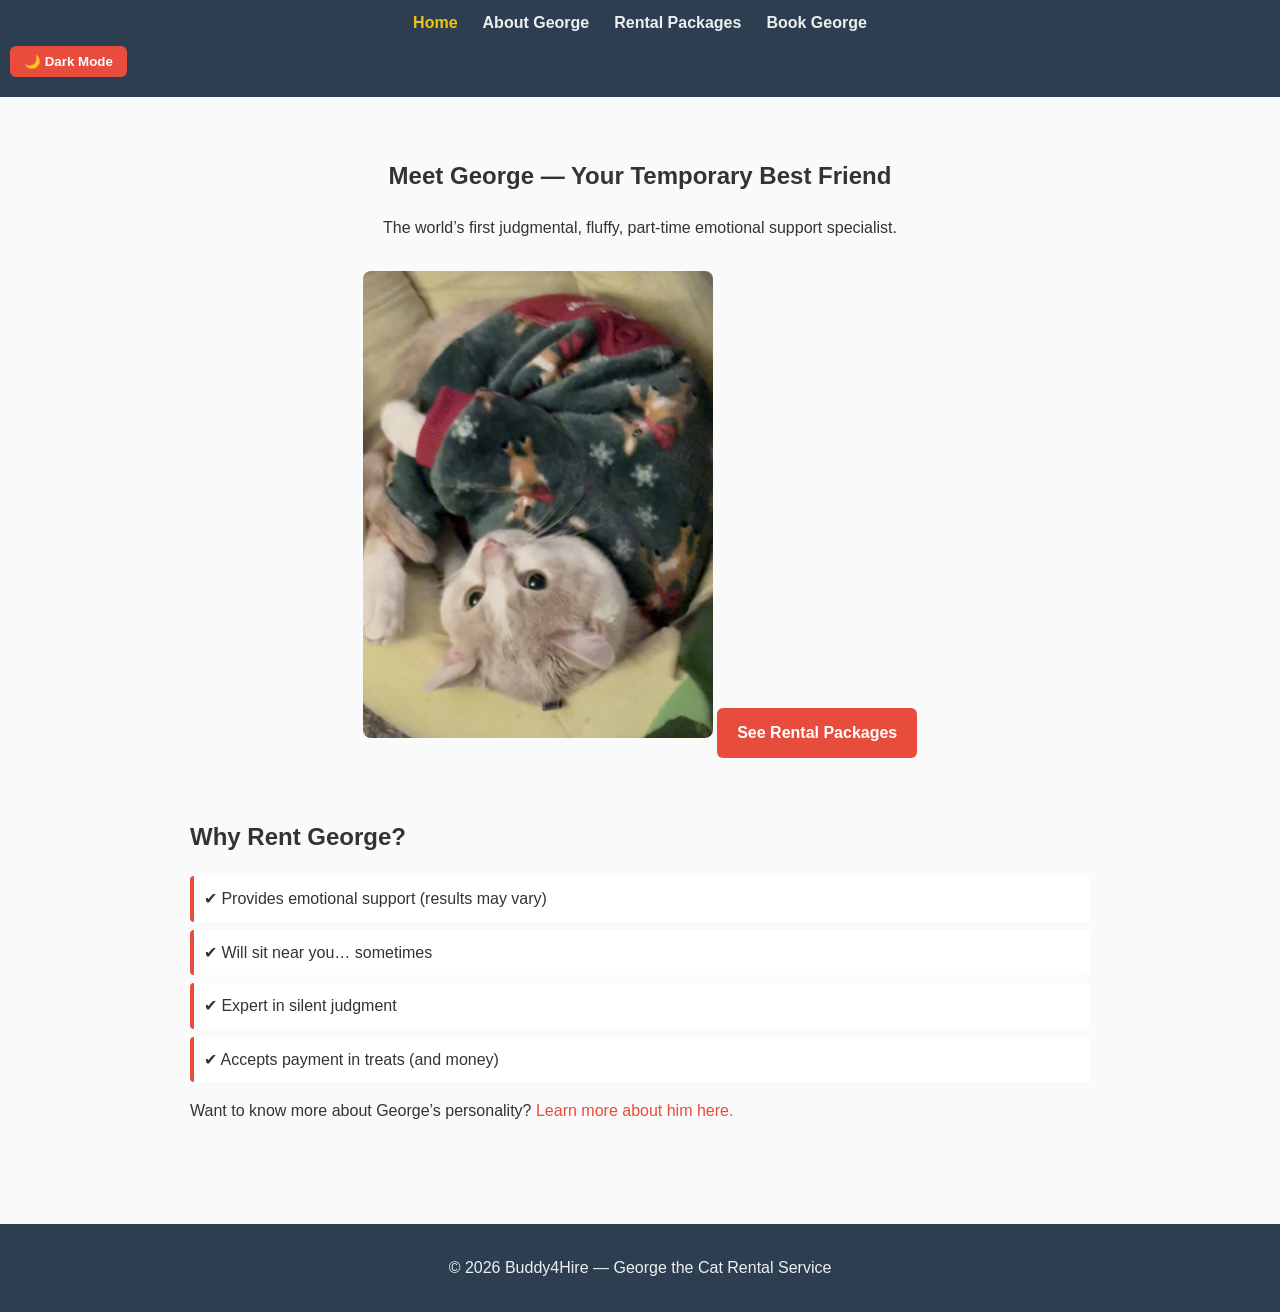
<file: index.html>
<!DOCTYPE html>
<html lang="en">
<head>
    <meta charset="UTF-8">
    <meta name="viewport" content="width=device-width, initial-scale=1.0">
    <title>Buddy4Hire — Rent George the Cat</title>

    <meta name="description" content="Buddy4Hire lets you rent George the Cat for companionship, judgmental stares, and emotional support.">
    <link rel="stylesheet" href="styles.css">
</head>

<body>

<header>
    <nav>
        <ul>
            <li><a href="index.html" aria-current="page">Home</a></li>
            <li><a href="about.html">About George</a></li>
            <li><a href="services.html">Rental Packages</a></li>
            <li><a href="contact.html">Book George</a></li>
        </ul>
    </nav>

    <!-- Dark Mode Toggle -->
    <button id="darkModeToggle" class="dark-toggle">🌙 Dark Mode</button>
</header>

<main>
    <section class="hero">
        <h1>Meet George — Your Temporary Best Friend</h1>
        <p>The world’s first judgmental, fluffy, part‑time emotional support specialist.</p>

        <img src="images/george.jpg" alt="George the cat in his christmas pijamas, sleeping in his banana bed." class="hero-img">

        <a class="cta-button" href="services.html">See Rental Packages</a>
    </section>

    <section class="features">
        <h2>Why Rent George?</h2>

        <ul>
            <li>✔ Provides emotional support (results may vary)</li>
            <li>✔ Will sit near you… sometimes</li>
            <li>✔ Expert in silent judgment</li>
            <li>✔ Accepts payment in treats (and money)</li>
        </ul>

        <p>Want to know more about George’s personality?  
        <a href="about.html">Learn more about him here.</a></p>
    </section>
</main>

<footer>
    <p>&copy; 2026 Buddy4Hire — George the Cat Rental Service</p>
</footer>

<script src="script.js"></script>
</body>

</html>
</file>
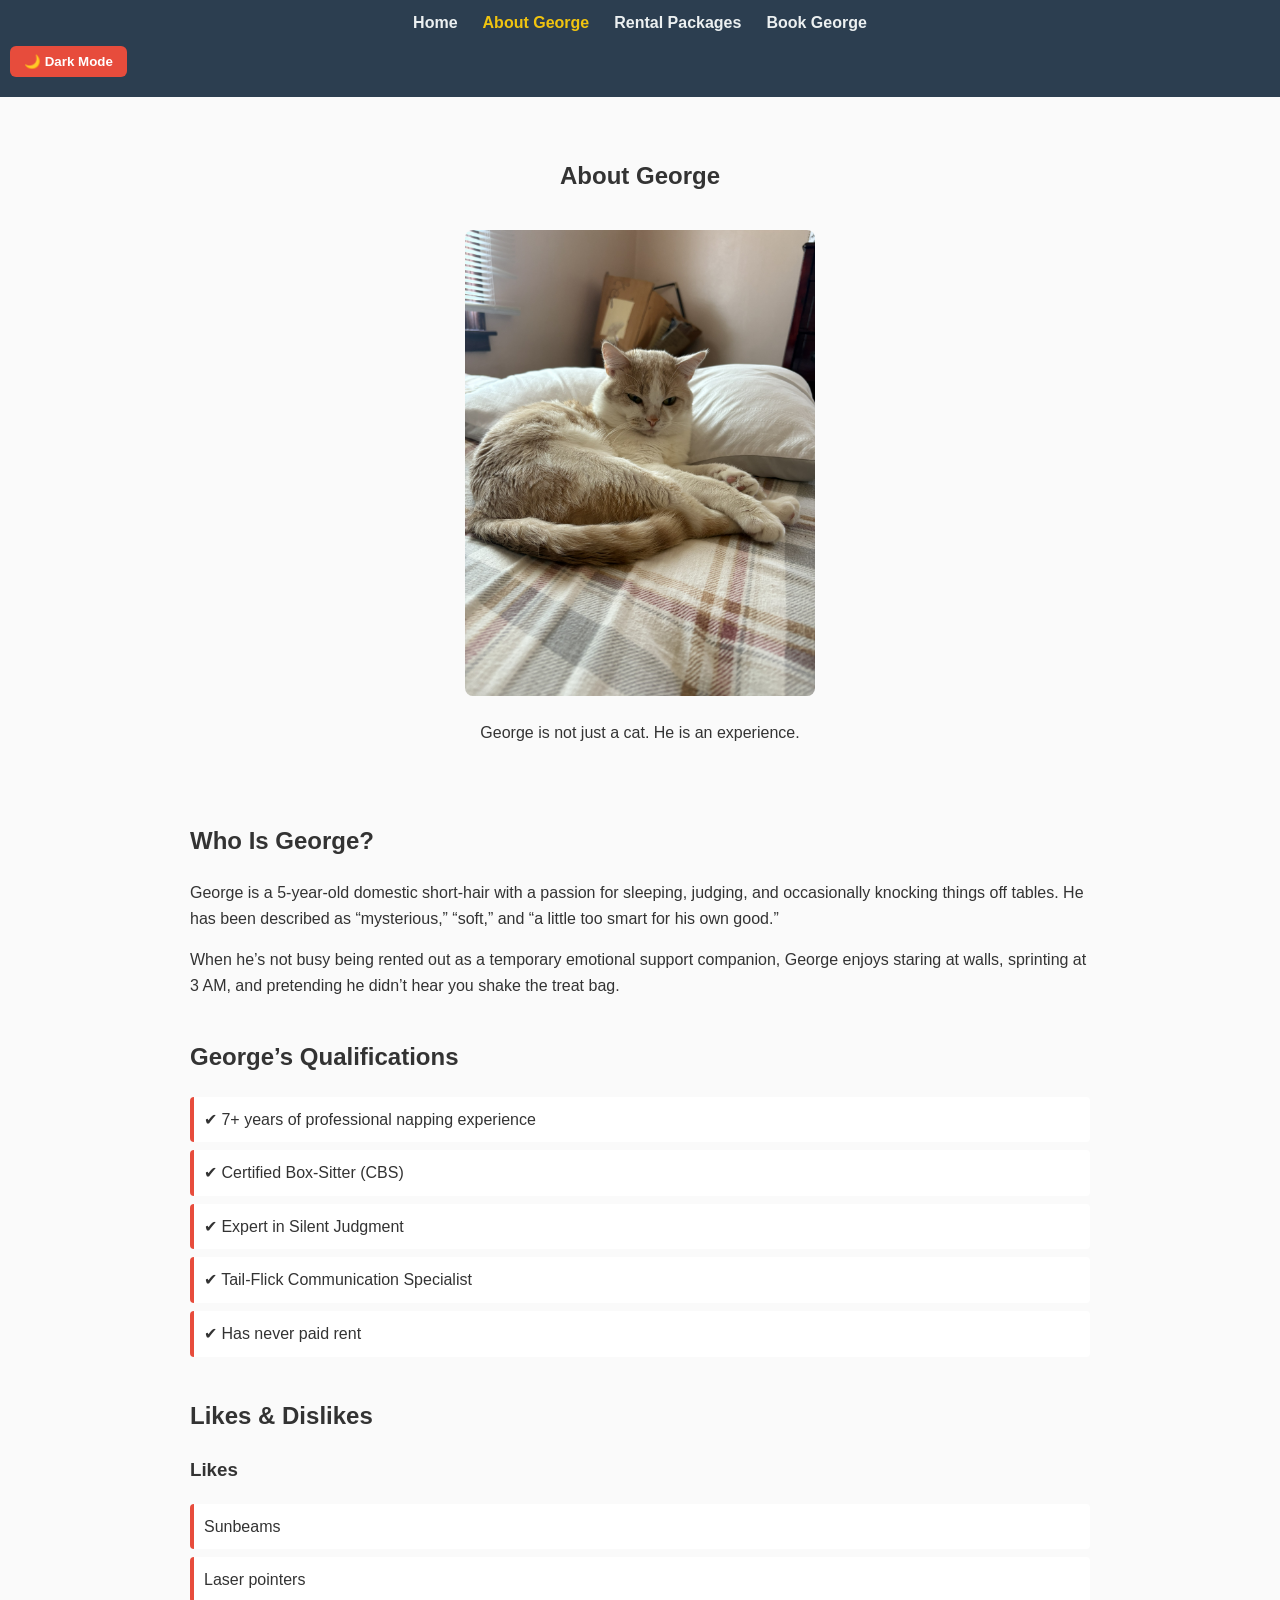
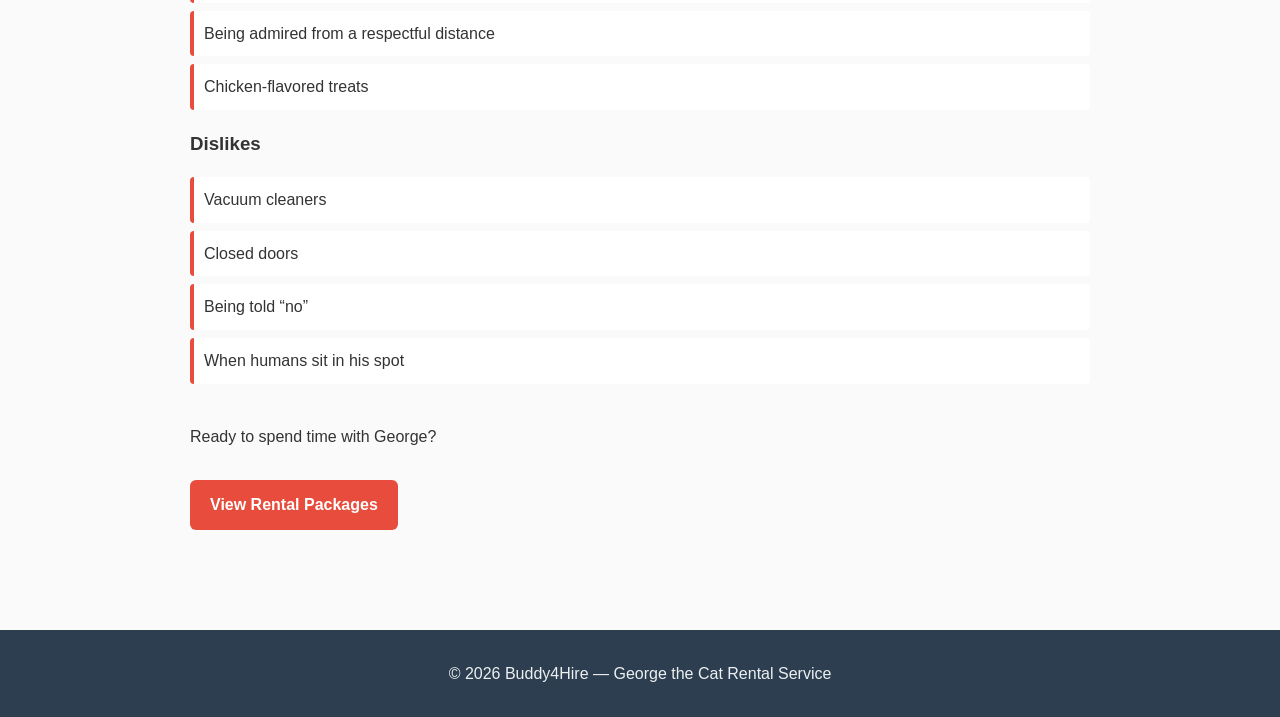
<file: about.html>
<!DOCTYPE html>
<html lang="en">
<head>
    <meta charset="UTF-8">
    <meta name="viewport" content="width=device-width, initial-scale=1.0">
    <title>About George — Buddy4Hire</title>

    <meta name="description" content="Learn more about George, the rental cat available through Buddy4Hire. Personality, skills, and fun facts included.">
    <link rel="stylesheet" href="styles.css">
</head>

<body>

<header>
    <nav>
        <ul>
            <li><a href="index.html">Home</a></li>
            <li><a href="about.html" aria-current="page">About George</a></li>
            <li><a href="services.html">Rental Packages</a></li>
            <li><a href="contact.html">Book George</a></li>
        </ul>
    </nav>

    <button id="darkModeToggle" class="dark-toggle">🌙 Dark Mode</button>
</header>

<main>
    <section class="about-hero">
        <h1>About George</h1>
        <img src="images/george2.jpg" alt="George the cat lounging confidently" class="about-img">
        <p>George is not just a cat. He is an experience.</p>
    </section>

    <section class="bio">
        <h2>Who Is George?</h2>
        <p>
            George is a 5‑year‑old domestic short‑hair with a passion for sleeping, judging, and occasionally knocking things off tables.
            He has been described as “mysterious,” “soft,” and “a little too smart for his own good.”
        </p>
        <p>
            When he’s not busy being rented out as a temporary emotional support companion, George enjoys staring at walls,
            sprinting at 3 AM, and pretending he didn’t hear you shake the treat bag.
        </p>
    </section>

    <section class="stats">
        <h2>George’s Qualifications</h2>
        <ul>
            <li>✔ 7+ years of professional napping experience</li>
            <li>✔ Certified Box‑Sitter (CBS)</li>
            <li>✔ Expert in Silent Judgment</li>
            <li>✔ Tail‑Flick Communication Specialist</li>
            <li>✔ Has never paid rent</li>
        </ul>
    </section>

    <section class="likes">
        <h2>Likes & Dislikes</h2>

        <h3>Likes</h3>
        <ul>
            <li>Sunbeams</li>
            <li>Laser pointers</li>
            <li>Being admired from a respectful distance</li>
            <li>Chicken‑flavored treats</li>
        </ul>

        <h3>Dislikes</h3>
        <ul>
            <li>Vacuum cleaners</li>
            <li>Closed doors</li>
            <li>Being told “no”</li>
            <li>When humans sit in his spot</li>
        </ul>
    </section>

    <section class="cta">
        <p>Ready to spend time with George?</p>
        <a class="cta-button" href="services.html">View Rental Packages</a>
    </section>
</main>

<footer>
    <p>&copy; 2026 Buddy4Hire — George the Cat Rental Service</p>
</footer>

</body>
</html>
</file>
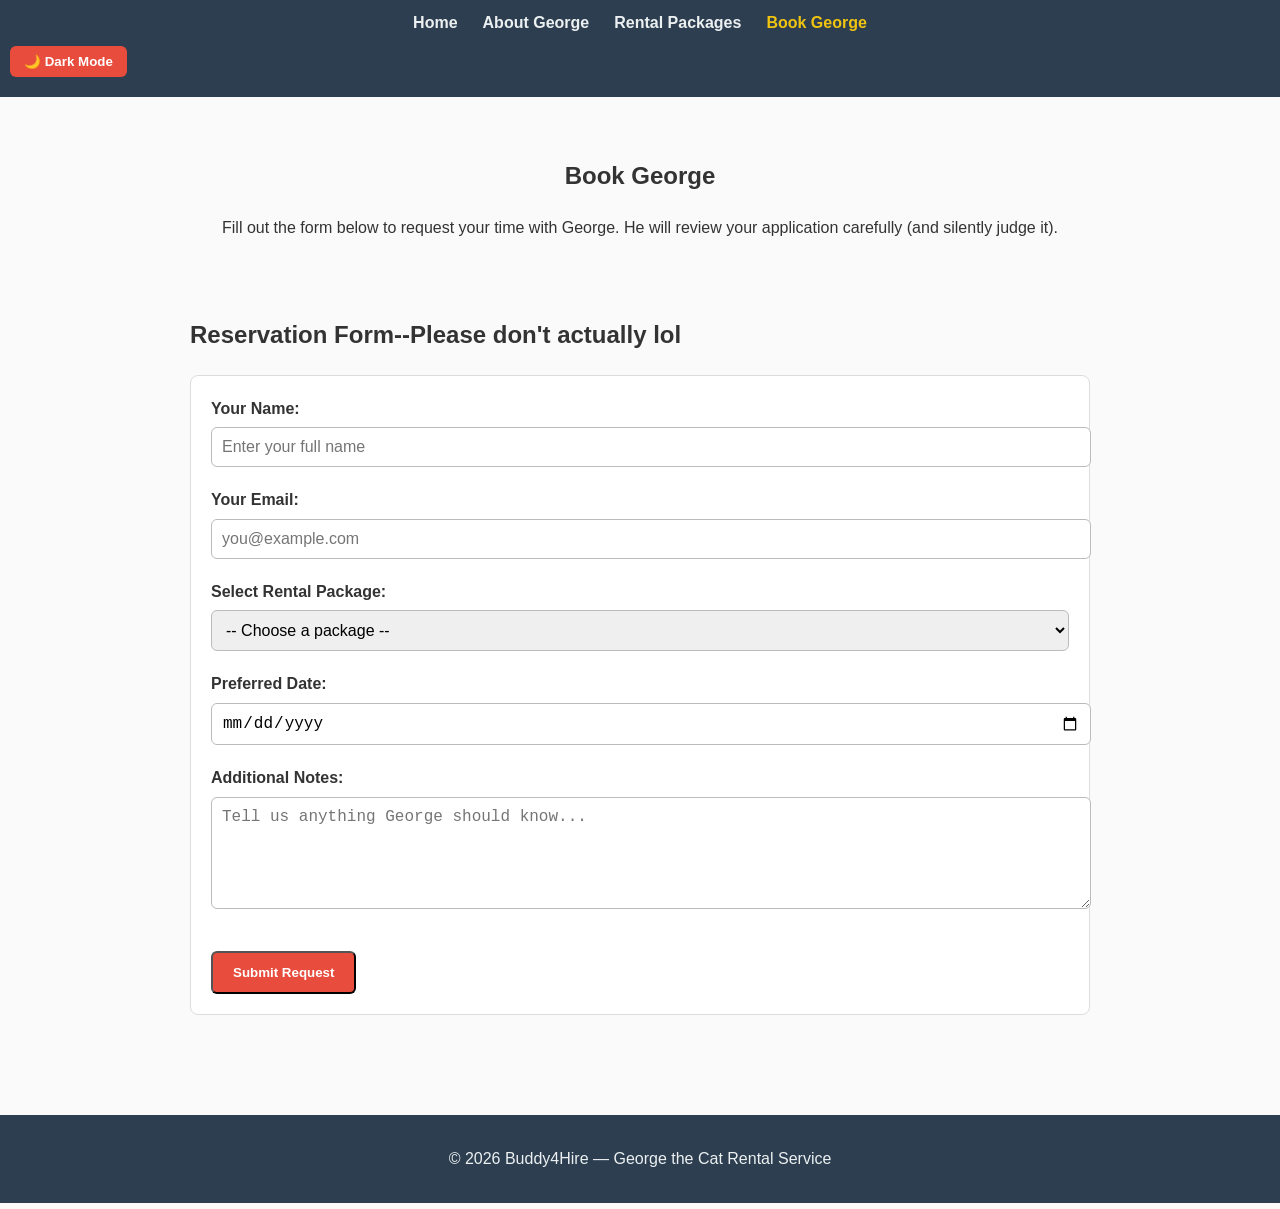
<file: contact.html>
<!DOCTYPE html>
<html lang="en">
<head>
    <meta charset="UTF-8">
    <meta name="viewport" content="width=device-width, initial-scale=1.0">
    <title>Book George — Buddy4Hire</title>

    <meta name="description" content="Book George the Cat for companionship, judgment, or emotional support through Buddy4Hire.">
    <link rel="stylesheet" href="styles.css">
</head>

<body>

<header>
    <nav>
        <ul>
            <li><a href="index.html">Home</a></li>
            <li><a href="about.html">About George</a></li>
            <li><a href="services.html">Rental Packages</a></li>
            <li><a href="contact.html" aria-current="page">Book George</a></li>
        </ul>
    </nav>

    <!-- Dark Mode Toggle -->
    <button id="darkModeToggle" class="dark-toggle">🌙 Dark Mode</button>
</header>

<main>
    <section class="contact-hero">
        <h1>Book George</h1>
        <p>Fill out the form below to request your time with George.  
        He will review your application carefully (and silently judge it).</p>
    </section>

    <section class="contact-form-section">
        <h2>Reservation Form--Please don't actually lol</h2>

        <form id="bookingForm" action="#" method="post" class="booking-form">
            <div class="form-group">
                <label for="name">Your Name:</label>
                <input type="text" id="name" name="name" required placeholder="Enter your full name">
            </div>

            <div class="form-group">
                <label for="email">Your Email:</label>
                <input type="email" id="email" name="email" required placeholder="you@example.com">
            </div>

            <div class="form-group">
                <label for="package">Select Rental Package:</label>
                <select id="package" name="package" required>
                    <option value="">-- Choose a package --</option>
                    <option value="bronze">Bronze — The Casual Acquaintance</option>
                    <option value="silver">Silver — The Almost‑Friend</option>
                    <option value="gold">Gold — The Full George Experience</option>
                    <option value="platinum">Platinum — George’s Ultimate Approval</option>
                </select>
            </div>

            <div class="form-group">
                <label for="date">Preferred Date:</label>
                <input type="date" id="date" name="date" required>
            </div>

            <div class="form-group">
                <label for="message">Additional Notes:</label>
                <textarea id="message" name="message" rows="5" placeholder="Tell us anything George should know..."></textarea>
            </div>

            <button type="submit" class="cta-button">Submit Request</button>
        </form>
    </section>
</main>

<footer>
    <p>&copy; 2026 Buddy4Hire — George the Cat Rental Service</p>
</footer>
<script src="script.js"></script>
</body>

</html>
</file>
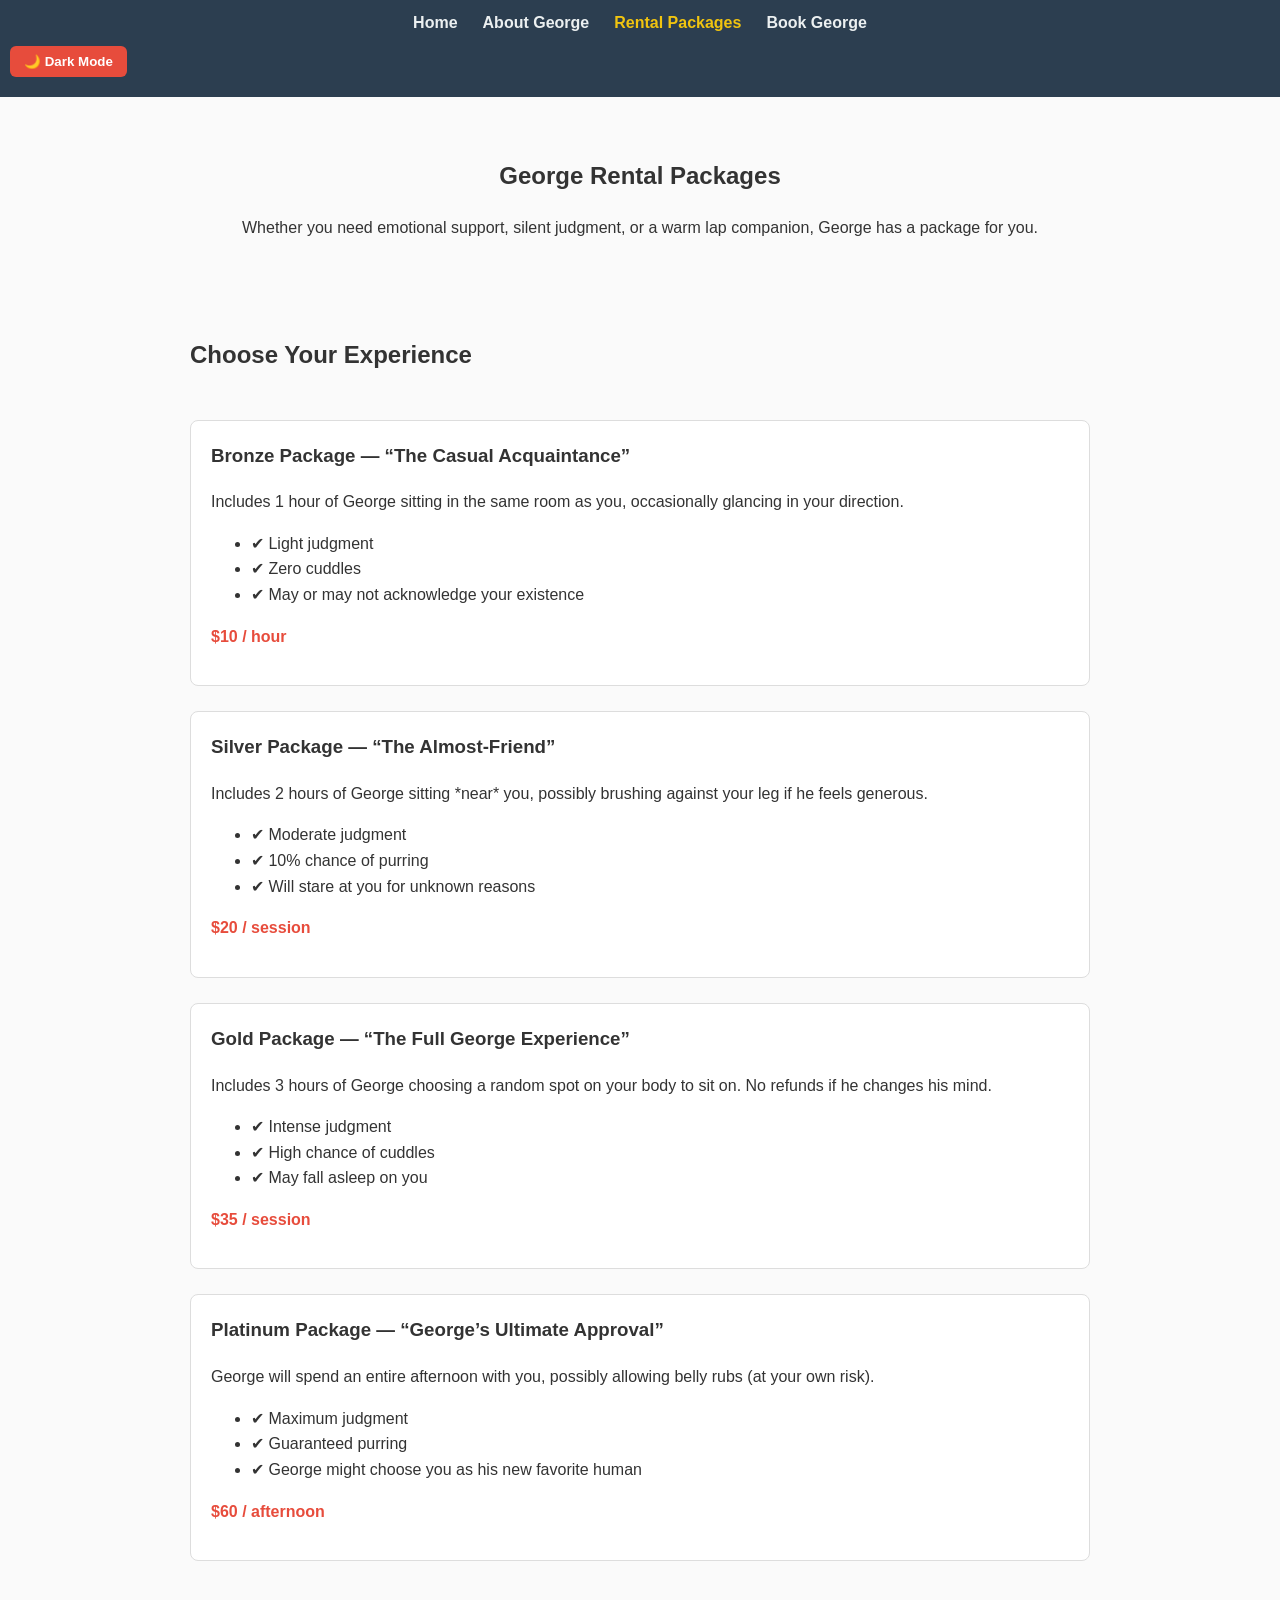
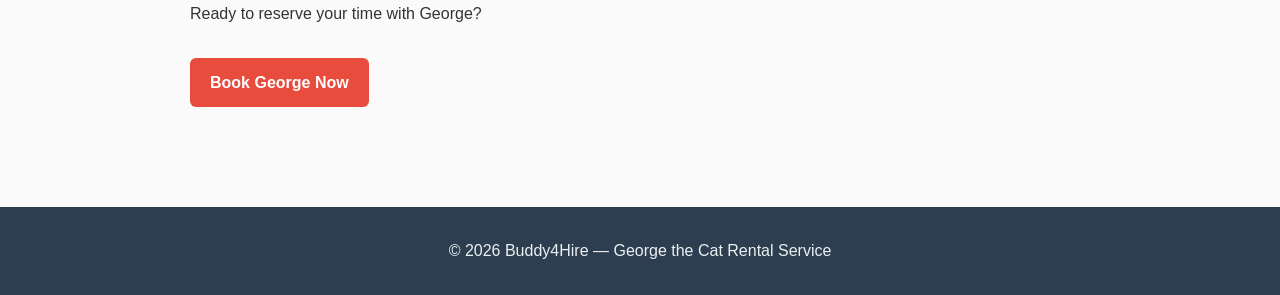
<file: services.html>
<!DOCTYPE html>
<html lang="en">
<head>
    <meta charset="UTF-8">
    <meta name="viewport" content="width=device-width, initial-scale=1.0">
    <title>Rental Packages — Buddy4Hire</title>

    <meta name="description" content="Choose from a variety of rental packages to spend quality time with George the Cat.">
    <link rel="stylesheet" href="styles.css">
</head>

<body>

<header>
    <nav>
        <ul>
            <li><a href="index.html">Home</a></li>
            <li><a href="about.html">About George</a></li>
            <li><a href="services.html" aria-current="page">Rental Packages</a></li>
            <li><a href="contact.html">Book George</a></li>
        </ul>
    </nav>

    <!-- Dark Mode Toggle -->
    <button id="darkModeToggle" class="dark-toggle">🌙 Dark Mode</button>
</header>

<main>
    <section class="services-hero">
        <h1>George Rental Packages</h1>
        <p>Whether you need emotional support, silent judgment, or a warm lap companion, George has a package for you.</p>
    </section>

    <section class="packages">
        <h2>Choose Your Experience</h2>

        <article class="package">
            <h3>Bronze Package — “The Casual Acquaintance”</h3>
            <p>Includes 1 hour of George sitting in the same room as you, occasionally glancing in your direction.</p>
            <ul>
                <li>✔ Light judgment</li>
                <li>✔ Zero cuddles</li>
                <li>✔ May or may not acknowledge your existence</li>
            </ul>
            <p class="price">$10 / hour</p>
        </article>

        <article class="package">
            <h3>Silver Package — “The Almost‑Friend”</h3>
            <p>Includes 2 hours of George sitting *near* you, possibly brushing against your leg if he feels generous.</p>
            <ul>
                <li>✔ Moderate judgment</li>
                <li>✔ 10% chance of purring</li>
                <li>✔ Will stare at you for unknown reasons</li>
            </ul>
            <p class="price">$20 / session</p>
        </article>

        <article class="package">
            <h3>Gold Package — “The Full George Experience”</h3>
            <p>Includes 3 hours of George choosing a random spot on your body to sit on. No refunds if he changes his mind.</p>
            <ul>
                <li>✔ Intense judgment</li>
                <li>✔ High chance of cuddles</li>
                <li>✔ May fall asleep on you</li>
            </ul>
            <p class="price">$35 / session</p>
        </article>

        <article class="package">
            <h3>Platinum Package — “George’s Ultimate Approval”</h3>
            <p>George will spend an entire afternoon with you, possibly allowing belly rubs (at your own risk).</p>
            <ul>
                <li>✔ Maximum judgment</li>
                <li>✔ Guaranteed purring</li>
                <li>✔ George might choose you as his new favorite human</li>
            </ul>
            <p class="price">$60 / afternoon</p>
        </article>
    </section>

    <section class="cta">
        <p>Ready to reserve your time with George?</p>
        <a class="cta-button" href="contact.html">Book George Now</a>
    </section>
</main>

<footer>
    <p>&copy; 2026 Buddy4Hire — George the Cat Rental Service</p>
</footer>

</body>
</html>
</file>
<file: styles.css>
/* ------------------------------
   Global Styles
------------------------------ */
:root {
    --bg-color: #fafafa;
    --text-color: #333;
    --nav-bg: #2c3e50;
    --nav-text: #ecf0f1;
    --accent: #e74c3c;
    --accent-hover: #c0392b;
    --card-bg: #ffffff;
    --border-color: #ddd;
}

.dark-mode {
    --bg-color: #1e1e1e;
    --text-color: #f5f5f5;
    --nav-bg: #111;
    --nav-text: #f1c40f;
    --accent: #f39c12;
    --accent-hover: #d35400;
    --card-bg: #2a2a2a;
    --border-color: #444;
}

body {
    font-family: Arial, Helvetica, sans-serif;
    margin: 0;
    padding: 0;
    background-color: var(--bg-color);
    color: var(--text-color);
    line-height: 1.6;
}

img {
    max-width: 100%;
    height: auto;
    border-radius: 8px;
}

a {
    color: var(--accent);
    text-decoration: none;
}

a:hover {
    text-decoration: underline;
}

/* ------------------------------
   Navigation
------------------------------ */

header {
    background-color: var(--nav-bg);
    padding: 10px 0;
}

nav ul {
    list-style: none;
    display: flex;
    justify-content: center;
    gap: 25px;
    margin: 0;
    padding: 0;
}

nav a {
    color: var(--nav-text);
    font-weight: bold;
}

nav a:hover,
nav a[aria-current="page"] {
    color: #f1c40f;
}

/* ------------------------------
   Layout Helpers
------------------------------ */

main {
    max-width: 900px;
    margin: 0 auto;
    padding: 20px;
}

section {
    margin-bottom: 40px;
}

/* ------------------------------
   Hero Sections
------------------------------ */

.hero,
.about-hero,
.services-hero,
.contact-hero {
    text-align: center;
    padding: 20px;
}

.hero-img,
.about-img {
    margin-top: 15px;
    max-width: 350px;
}

/* ------------------------------
   Buttons
------------------------------ */

.cta-button {
    display: inline-block;
    background-color: var(--accent);
    color: white;
    padding: 12px 20px;
    border-radius: 6px;
    margin-top: 15px;
    font-weight: bold;
}

.cta-button:hover {
    background-color: var(--accent-hover);
}

/* ------------------------------
   Lists & Features
------------------------------ */

.features ul,
.stats ul,
.likes ul {
    list-style: none;
    padding-left: 0;
}

.features li,
.stats li,
.likes li {
    background-color: var(--card-bg);
    border-left: 4px solid var(--accent);
    border-radius: 4px;
    padding: 10px;
    margin-bottom: 8px;
}

/* ------------------------------
   Services Page
------------------------------ */

.packages {
    display: grid;
    gap: 25px;
}

.package {
    background-color: var(--card-bg);
    border: 1px solid var(--border-color);
    padding: 20px;
    border-radius: 8px;
}

.package h3 {
    margin-top: 0;
}

.price {
    font-weight: bold;
    color: var(--accent);
    margin-top: 10px;
}

/* ------------------------------
   Contact Form
------------------------------ */

.booking-form {
    background-color: var(--card-bg);
    border: 1px solid var(--border-color);
    padding: 20px;
    border-radius: 8px;
}

.form-group {
    margin-bottom: 20px;
}

label {
    display: block;
    font-weight: bold;
    margin-bottom: 6px;
}

input,
select,
textarea {
    width: 100%;
    padding: 10px;
    border-radius: 6px;
    border: 1px solid #bbb;
    font-size: 1rem;
}

input:focus,
select:focus,
textarea:focus {
    outline: 2px solid #e67e22;
}

/* ------------------------------
   Footer
------------------------------ */

footer {
    background-color: #2c3e50;
    color: #ecf0f1;
    text-align: center;
    padding: 15px 0;
    margin-top: 40px;
}

/* ------------------------------
   Dark Mode Toggle Button
------------------------------ */

.dark-toggle {
    background-color: var(--accent);
    color: white;
    border: none;
    padding: 8px 14px;
    border-radius: 6px;
    cursor: pointer;
    font-weight: bold;
    margin: 10px;
}

.dark-toggle:hover {
    background-color: var(--accent-hover);
}
</file>
